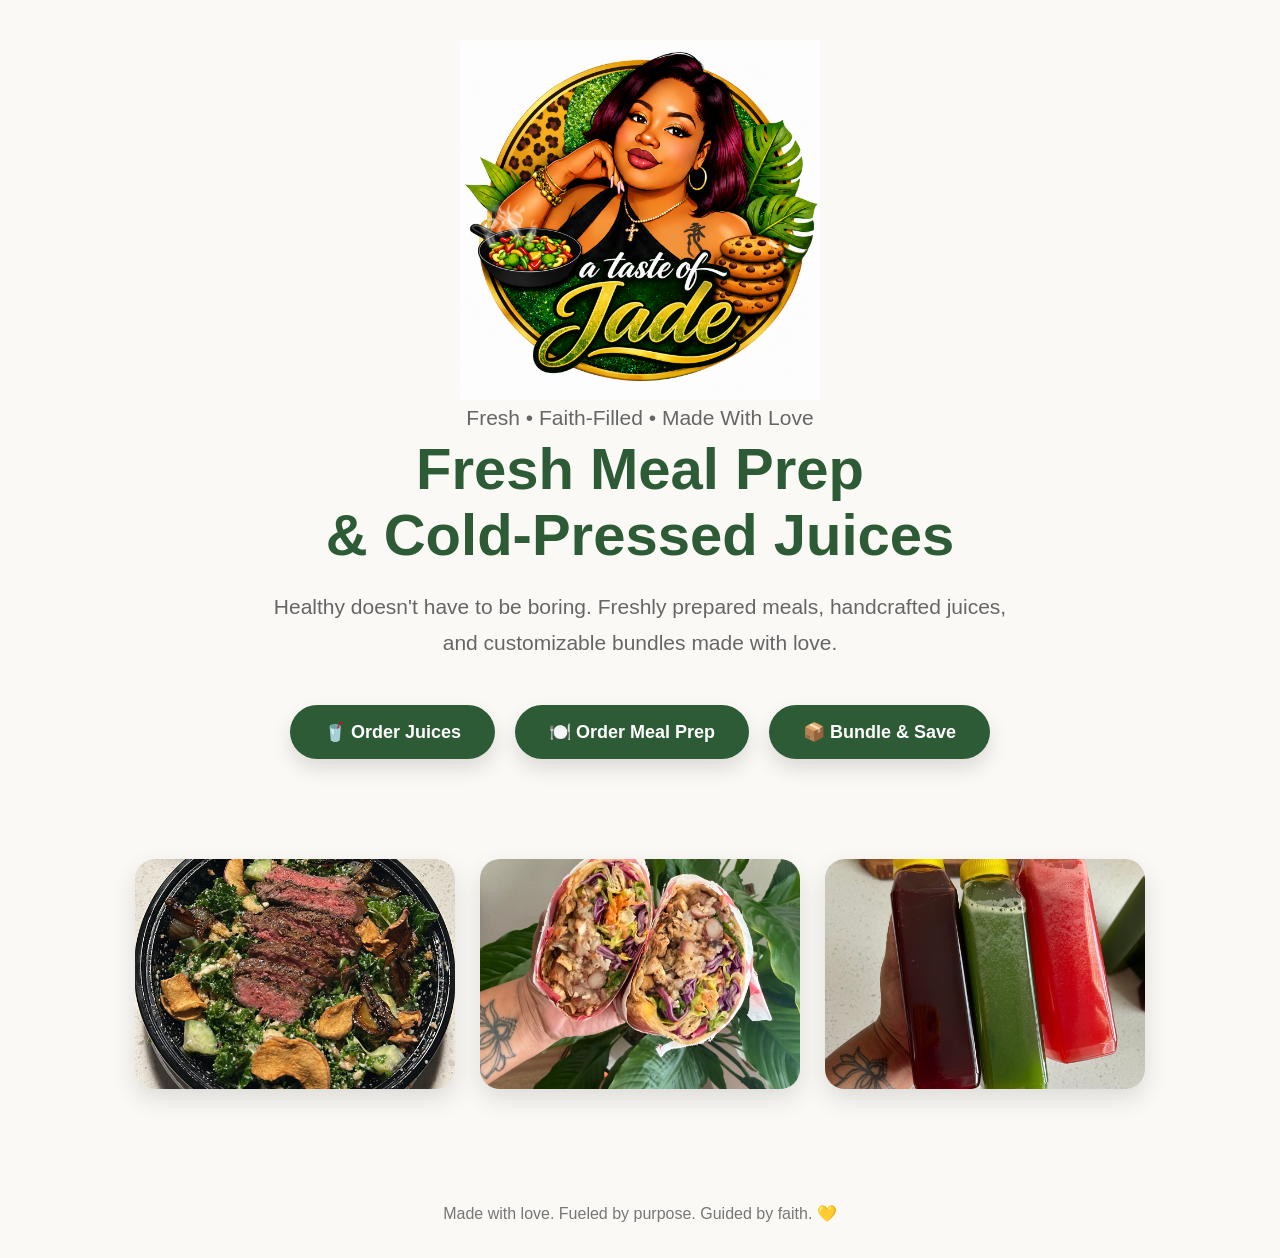
<file: index.html>
<!DOCTYPE html>
<html lang="en">

<head>
    <meta charset="UTF-8">
    <meta name="viewport" content="width=device-width, initial-scale=1.0">

    <title>A Taste of Jade</title>

    <link rel="stylesheet" href="style.css">
</head>

<body>

    <!-- HERO SECTION -->

    <section class="hero">

        <img src="images/logo.png" alt="A Taste of Jade Logo" class="hero-logo">

        <p class="welcome">
            Fresh • Faith-Filled • Made With Love
        </p>

        <h1>
            Fresh Meal Prep
            <br>
            & Cold-Pressed Juices
        </h1>

        <p>
            Healthy doesn't have to be boring.
            Freshly prepared meals,
            handcrafted juices,
            and customizable bundles made with love.
        </p>

        <div class="buttons">

            <a href="juices.html">
                <button>🥤 Order Juices</button>
            </a>

            <a href="mealprep.html">
                <button>🍽️ Order Meal Prep</button>
            </a>

            <a href="bundle.html">
                <button>📦 Bundle & Save</button>
            </a>

        </div>

    </section>

    <!-- FEATURED PHOTOS -->

    <section class="photo-strip">

        <img src="images/steak-salad.jpeg" alt="Steak Salad">

        <img src="images/jerkwrap.jpeg" alt="Jerk Wrap">

        <img src="images/juice1.jpeg" alt="Cold Pressed Juice">

    </section>

    <footer>

        <p>
            Made with love.
            Fueled by purpose.
            Guided by faith. 💛
        </p>

    </footer>

</body>

</html>
</file>
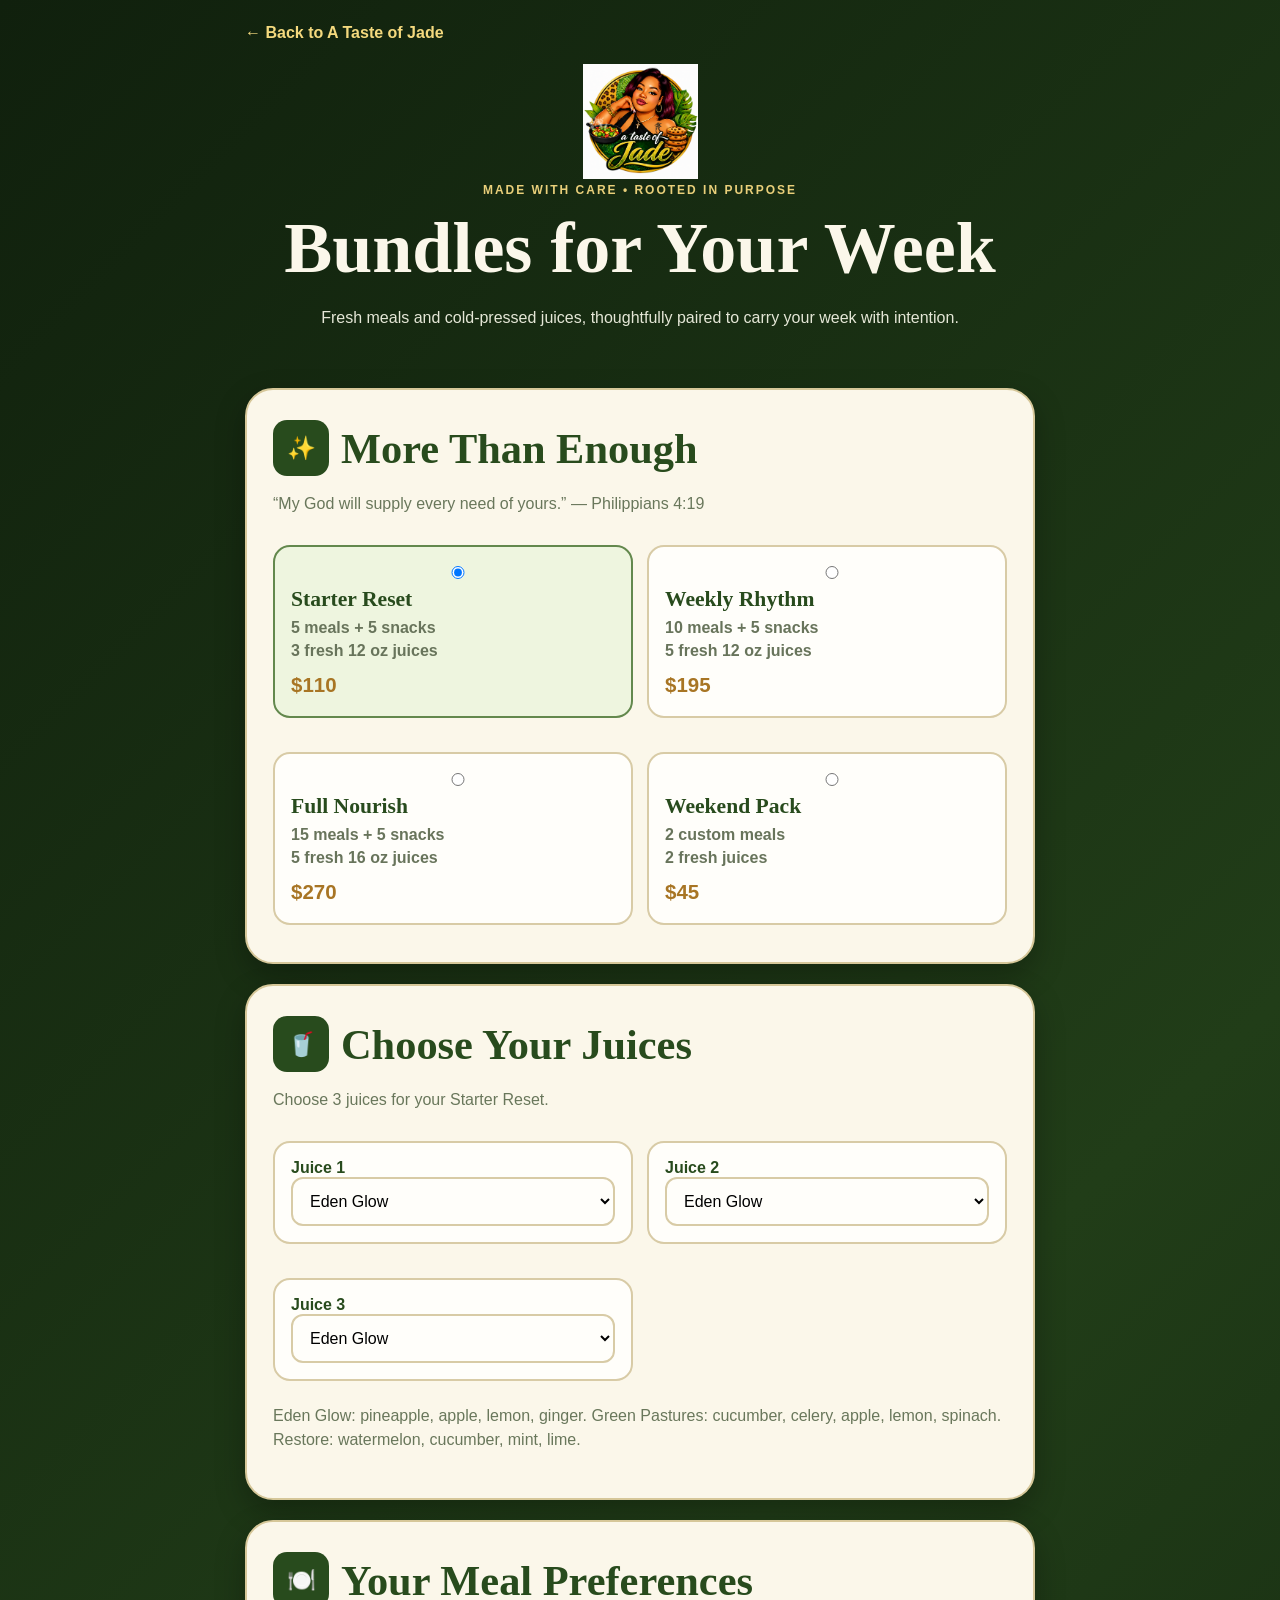
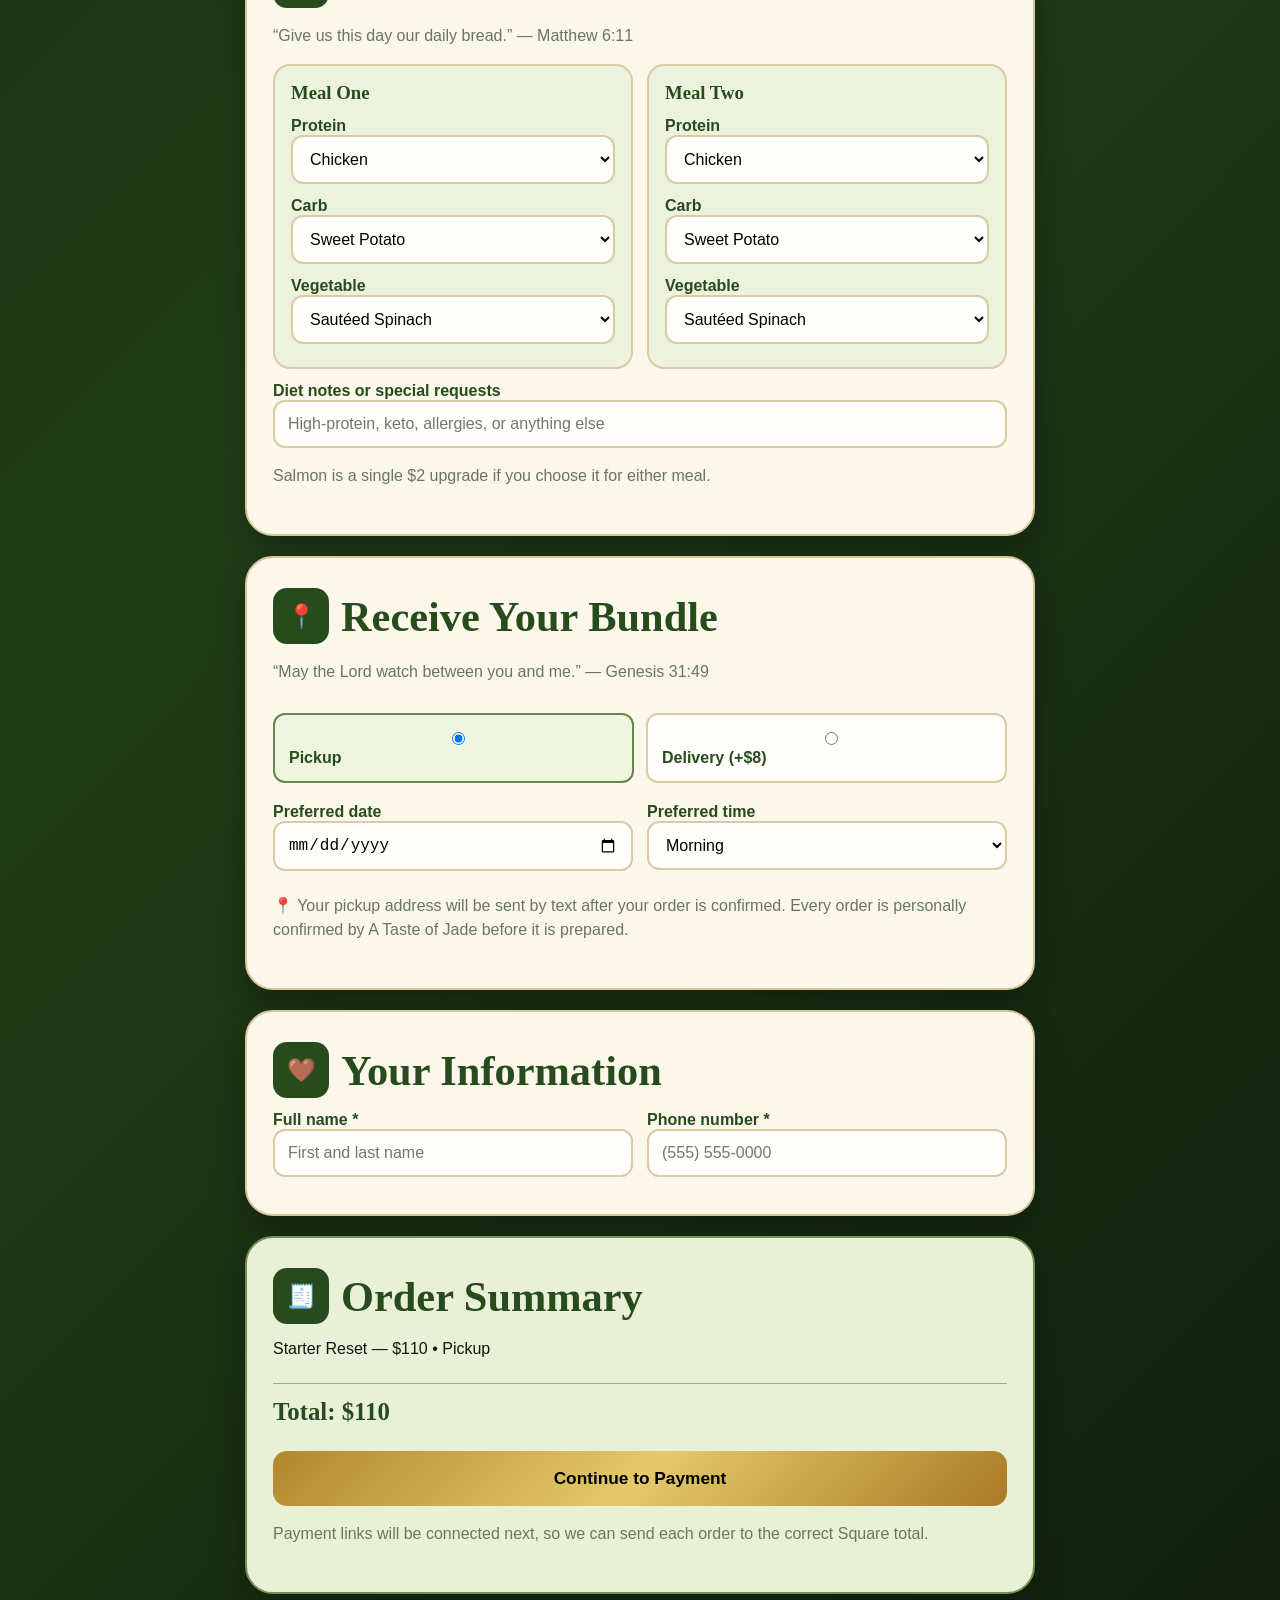
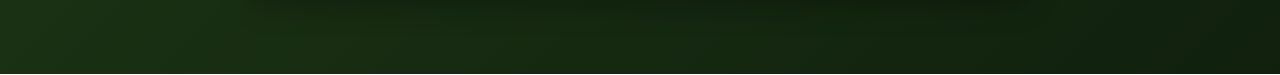
<file: bundle.html>
<!doctype html>
<html lang="en"><head><meta charset="utf-8"><meta name="viewport" content="width=device-width,initial-scale=1"><title>Bundles | A Taste of Jade</title><style>
:root{--black:#10170d;--green:#284b1d;--gold:#c8a44b;--cream:#fbf7ea;--line:#d8cba6;--soft:#edf2df}*{box-sizing:border-box}body{margin:0;background:linear-gradient(135deg,#10200d,#213d18,#10200d);font-family:Arial;color:var(--black)}main{max-width:820px;margin:auto;padding:24px 15px 60px}.back{color:#f4d97e;text-decoration:none;font-weight:bold}.hero{text-align:center;color:var(--cream);padding:22px}.logo{width:115px;height:115px;object-fit:contain}.eyebrow{color:#e9cf7a;letter-spacing:2px;font-size:.75rem;font-weight:bold}h1,h2,h3{font-family:Georgia,serif}h1{font-size:clamp(2.4rem,9vw,4.5rem);margin:10px 0}.hero p{color:#e5e7d7;line-height:1.5}.card{background:var(--cream);border:2px solid #d6c799;border-radius:28px;padding:30px 26px;margin:20px 0;box-shadow:0 12px 30px #0004}.title{display:flex;gap:12px;align-items:center;color:var(--green);font-size:clamp(1.7rem,6vw,2.65rem);margin:0}.icon{background:var(--green);border-radius:14px;width:56px;height:56px;display:grid;place-items:center;font-family:Arial;font-size:1.45rem}.verse,.note{color:#69775b;line-height:1.5}.plans,.meals,.juices,.twocol{display:grid;grid-template-columns:1fr 1fr;gap:14px}.plan,.meal,.juice{display:block;border:2px solid var(--line);background:#fffefa;border-radius:17px;padding:16px;cursor:pointer}.plan:has(input:checked),.option:has(input:checked){border-color:#63884d;background:#eef5df}.plan strong{display:block;font-family:Georgia;font-size:1.35rem;color:var(--green);margin:4px 0}.plan span{color:#68745b;display:block;line-height:1.45}.price{color:#a87524!important;font-weight:bold;font-size:1.28rem;margin-top:8px!important}label{display:block;color:var(--green);font-weight:bold;margin:13px 0 7px}input,select{width:100%;padding:13px;border-radius:12px;border:2px solid var(--line);font-size:1rem;background:#fffefa}.meal{background:var(--soft)}.meal h3{margin:0;color:var(--green)}.option{display:block;flex:1;border:2px solid var(--line);padding:14px;border-radius:12px;background:#fffefa;cursor:pointer}.options{display:flex;gap:12px}.delivery{display:none}.delivery.show{display:block}.summary{background:#e8f0d8;border-color:#729252}.total{border-top:1px solid #9cb183;padding-top:14px;font-size:1.55rem;font-family:Georgia;color:var(--green);font-weight:bold}button{width:100%;border:0;padding:17px;border-radius:14px;background:linear-gradient(135deg,#b2872e,#e4c96a,#a97a26);font-size:1.08rem;font-weight:bold;cursor:pointer}@media(max-width:620px){.card{padding:24px 19px}.plans,.meals,.juices,.twocol{grid-template-columns:1fr}}
</style></head><body><main><a class="back" href="index.html">← Back to A Taste of Jade</a><header class="hero"><img class="logo" src="images/logo.png" alt="A Taste of Jade"><div class="eyebrow">MADE WITH CARE • ROOTED IN PURPOSE</div><h1>Bundles for Your Week</h1><p>Fresh meals and cold-pressed juices, thoughtfully paired to carry your week with intention.</p></header><form id="order">
<section class="card"><h2 class="title"><span class="icon">✨</span>More Than Enough</h2><p class="verse">“My God will supply every need of yours.” — Philippians 4:19</p><div class="plans"><label class="plan"><input type="radio" name="bundle" value="starter" checked><strong>Starter Reset</strong><span>5 meals + 5 snacks<br>3 fresh 12 oz juices</span><span class="price">$110</span></label><label class="plan"><input type="radio" name="bundle" value="weekly"><strong>Weekly Rhythm</strong><span>10 meals + 5 snacks<br>5 fresh 12 oz juices</span><span class="price">$195</span></label><label class="plan"><input type="radio" name="bundle" value="full"><strong>Full Nourish</strong><span>15 meals + 5 snacks<br>5 fresh 16 oz juices</span><span class="price">$270</span></label><label class="plan"><input type="radio" name="bundle" value="weekend"><strong>Weekend Pack</strong><span>2 custom meals<br>2 fresh juices</span><span class="price">$45</span></label></div></section>
<section class="card"><h2 class="title"><span class="icon">🥤</span>Choose Your Juices</h2><p class="verse" id="juiceHint"></p><div class="juices" id="juiceChoices"></div><p class="note">Eden Glow: pineapple, apple, lemon, ginger. Green Pastures: cucumber, celery, apple, lemon, spinach. Restore: watermelon, cucumber, mint, lime.</p></section>
<section class="card"><h2 class="title"><span class="icon">🍽️</span>Your Meal Preferences</h2><p class="verse">“Give us this day our daily bread.” — Matthew 6:11</p><div class="meals"><div class="meal"><h3>Meal One</h3><label>Protein<select class="protein"><option>Chicken</option><option>Beef</option><option>Ground Turkey</option><option value="salmon">Salmon (+$2)</option></select></label><label>Carb<select><option>Sweet Potato</option><option>White Rice</option><option>Brown Rice</option><option>Quinoa</option></select></label><label>Vegetable<select><option>Sautéed Spinach</option><option>Broccoli</option><option>Asparagus</option></select></label></div><div class="meal"><h3>Meal Two</h3><label>Protein<select class="protein"><option>Chicken</option><option>Beef</option><option>Ground Turkey</option><option value="salmon">Salmon (+$2)</option></select></label><label>Carb<select><option>Sweet Potato</option><option>White Rice</option><option>Brown Rice</option><option>Quinoa</option></select></label><label>Vegetable<select><option>Sautéed Spinach</option><option>Broccoli</option><option>Asparagus</option></select></label></div></div><label>Diet notes or special requests<input placeholder="High-protein, keto, allergies, or anything else"></label><p class="note">Salmon is a single $2 upgrade if you choose it for either meal.</p></section>
<section class="card"><h2 class="title"><span class="icon">📍</span>Receive Your Bundle</h2><p class="verse">“May the Lord watch between you and me.” — Genesis 31:49</p><div class="options"><label class="option"><input type="radio" name="delivery" value="pickup" checked> Pickup</label><label class="option"><input type="radio" name="delivery" value="delivery"> Delivery (+$8)</label></div><div class="twocol"><label>Preferred date<input id="date" type="date" required></label><label>Preferred time<select><option>Morning</option><option>Afternoon</option><option>Evening</option></select></label></div><div id="address" class="delivery"><label>Delivery address<input placeholder="Street address, city, ZIP"></label></div><p class="note">📍 Your pickup address will be sent by text after your order is confirmed. Every order is personally confirmed by A Taste of Jade before it is prepared.</p></section>
<section class="card"><h2 class="title"><span class="icon">🤎</span>Your Information</h2><div class="twocol"><label>Full name *<input required placeholder="First and last name"></label><label>Phone number *<input type="tel" required placeholder="(555) 555-0000"></label></div></section>
<section class="card summary"><h2 class="title"><span class="icon">🧾</span>Order Summary</h2><p id="summary"></p><p class="total" id="total"></p><button>Continue to Payment</button><p class="note">Payment links will be connected next, so we can send each order to the correct Square total.</p></section></form></main><script>
const packs={starter:['Starter Reset',110,3],weekly:['Weekly Rhythm',195,5],full:['Full Nourish',270,5],weekend:['Weekend Pack',45,2]},flavors=['Eden Glow','Green Pastures','Restore'],form=document.querySelector('#order'),date=document.querySelector('#date');date.min=new Date(Date.now()+432e6).toISOString().slice(0,10);function p(){return packs[document.querySelector('[name=bundle]:checked').value]}function juices(){let x=p();document.querySelector('#juiceHint').textContent='Choose '+x[2]+' juices for your '+x[0]+'.';document.querySelector('#juiceChoices').innerHTML=Array.from({length:x[2]},(_,i)=>'<label class=juice>Juice '+(i+1)+'<select>'+flavors.map(f=>'<option>'+f+'</option>').join('')+'</select></label>').join('')}function update(){let x=p(),salmon=[...document.querySelectorAll('.protein')].some(e=>e.value==='salmon'),delivery=document.querySelector('[name=delivery]:checked').value==='delivery',total=x[1]+(salmon?2:0)+(delivery?8:0);document.querySelector('#summary').textContent=x[0]+' — $'+x[1]+(salmon?' • Salmon +$2':'')+(delivery?' • Delivery +$8':' • Pickup');document.querySelector('#total').textContent='Total: $'+total;document.querySelector('#address').classList.toggle('show',delivery)}form.addEventListener('change',e=>{if(e.target.name==='bundle')juices();update()});form.addEventListener('submit',e=>{e.preventDefault();alert('Your bundle choices are ready. Square payment links will be connected next.')});juices();update();
</script></body></html>
</file>
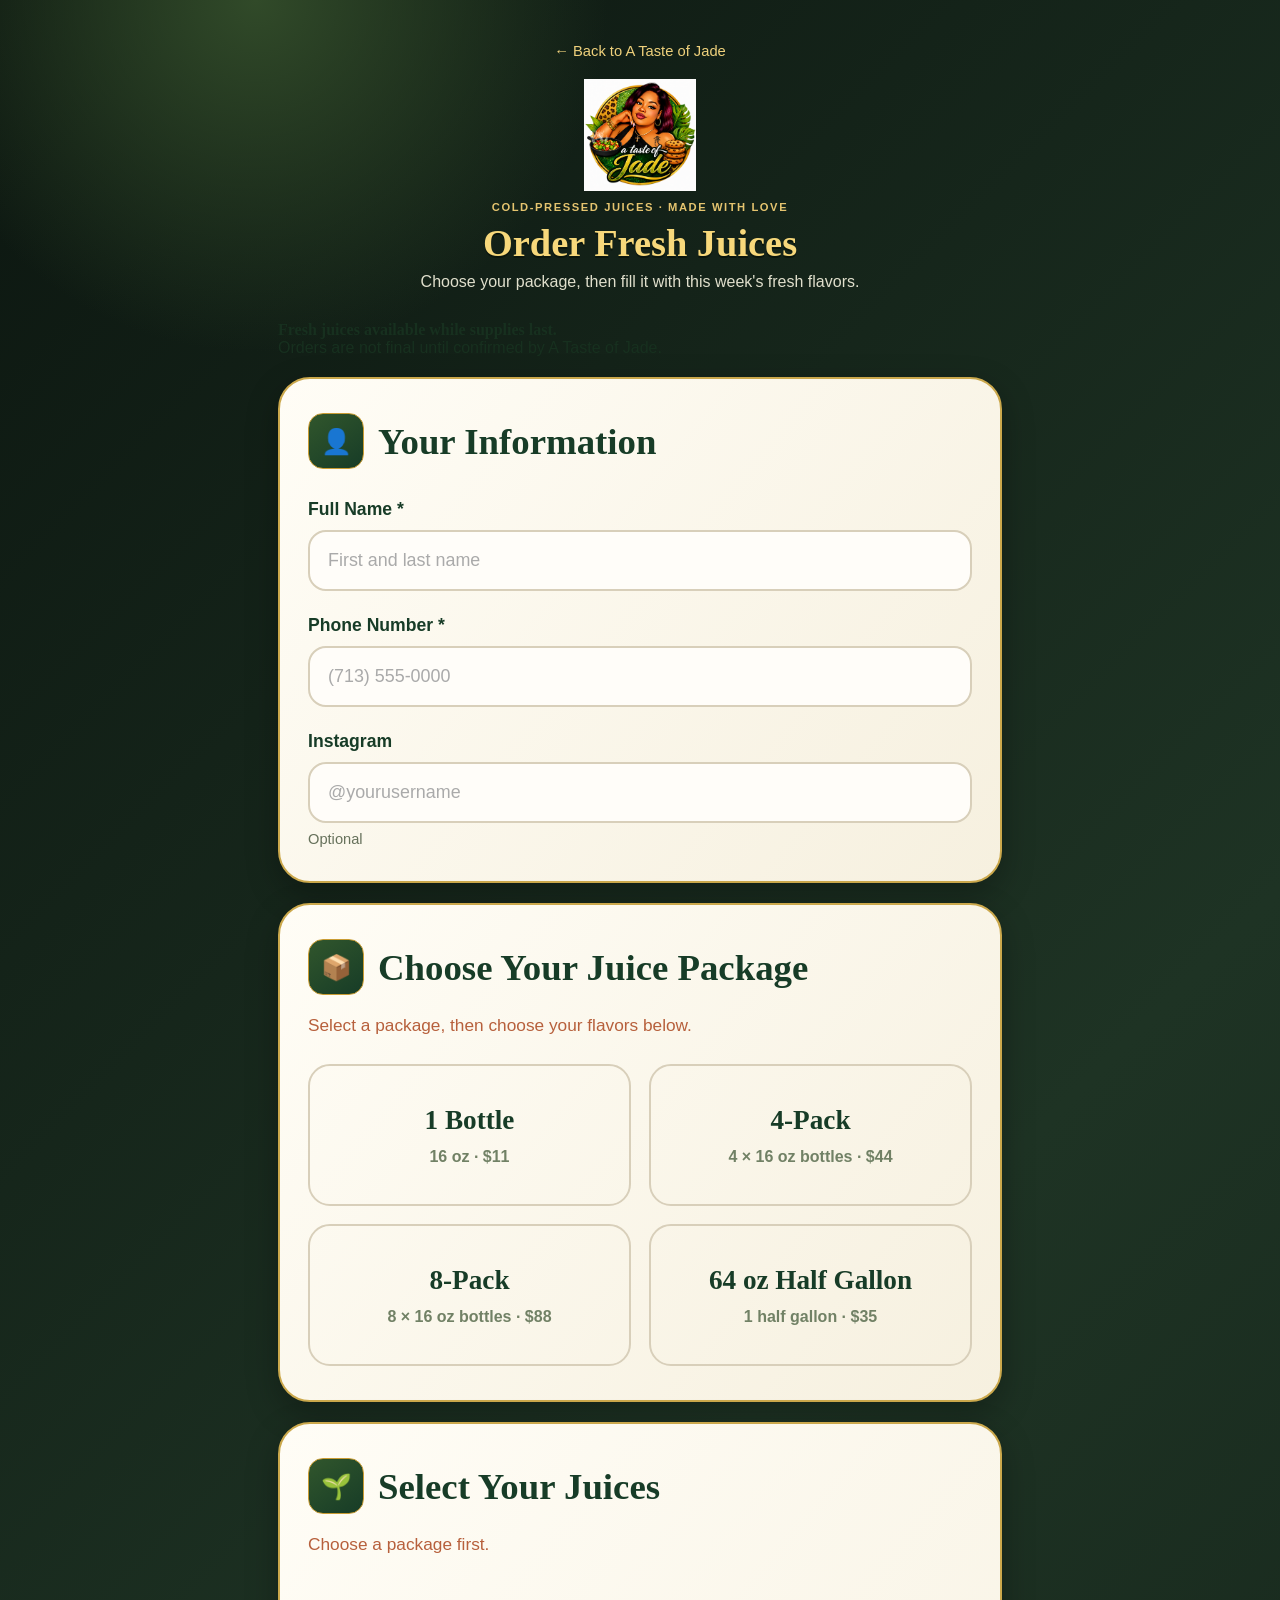
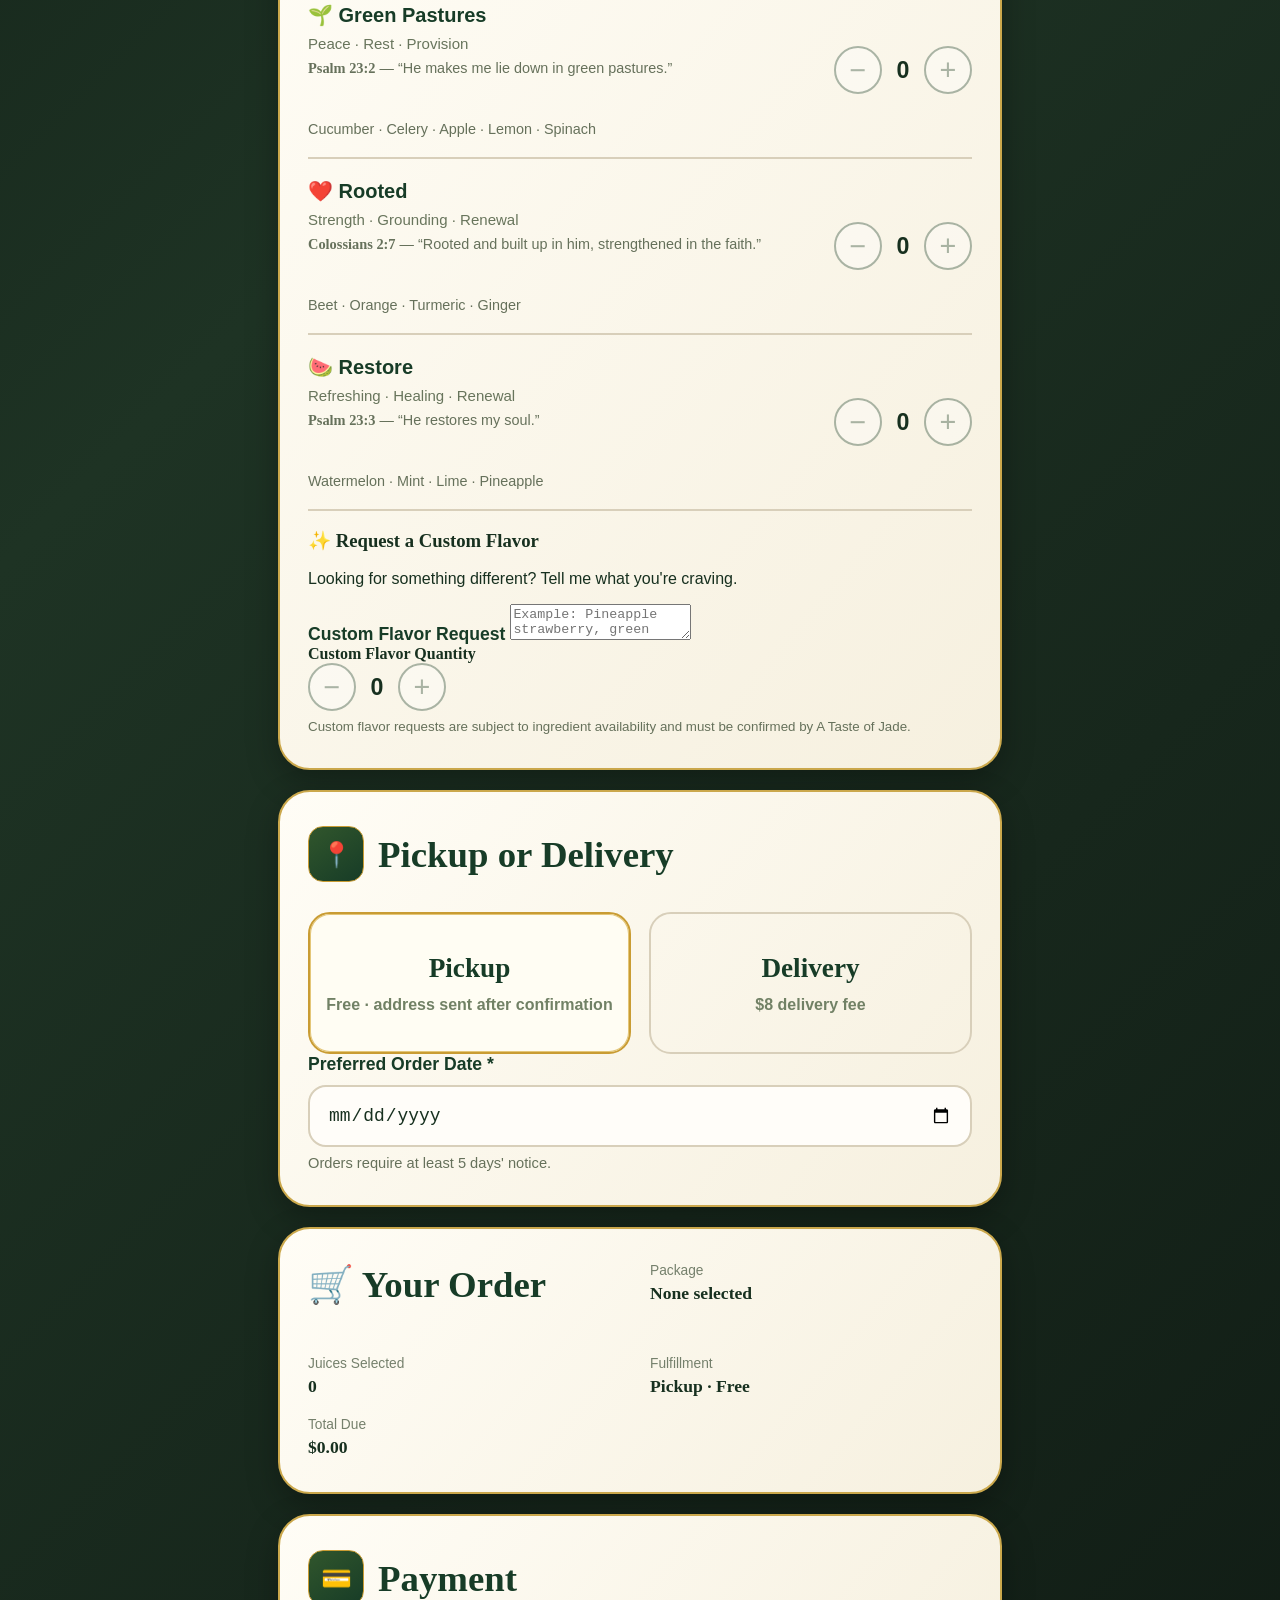
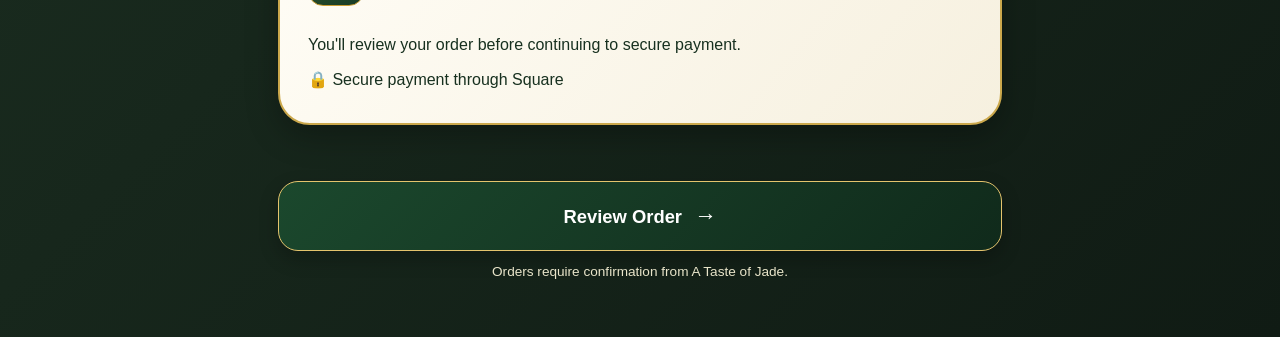
<file: juices.html>
<!DOCTYPE html>
<html lang="en">

<head>
    <meta charset="UTF-8">

    <meta
        name="viewport"
        content="width=device-width, initial-scale=1.0"
    >

    <title>Order Juices | A Taste of Jade</title>

    <link
        rel="stylesheet"
        href="juices.css"
    >
</head>

<body>

<main class="order-page">

    <header class="page-intro">

        <a
            href="index.html"
            class="back-link"
        >
            ← Back to A Taste of Jade
        </a>

        <img
            src="images/logo.png"
            alt="A Taste of Jade"
            class="juice-logo"
        >

        <p class="eyebrow">
            COLD-PRESSED JUICES · MADE WITH LOVE
        </p>

        <h1>
            Order Fresh Juices
        </h1>

        <p class="intro-copy">
            Choose your package, then fill it with this week's fresh flavors.
        </p>

    </header>


    <div class="notice">

        <strong>
            Fresh juices available while supplies last.
        </strong>

        <br>

        Orders are not final until confirmed by A Taste of Jade.

    </div>


    <form id="juice-order">


        <!-- CUSTOMER INFO -->

        <section class="order-card">

            <h2>
                <span class="section-icon">👤</span>
                Your Information
            </h2>

            <div class="field-grid">

                <label>
                    Full Name *

                    <input
                        id="name"
                        name="name"
                        type="text"
                        placeholder="First and last name"
                        required
                    >
                </label>


                <label>
                    Phone Number *

                    <input
                        id="phone"
                        name="phone"
                        type="tel"
                        placeholder="(713) 555-0000"
                        required
                    >
                </label>


                <label>
                    Instagram

                    <input
                        id="instagram"
                        name="instagram"
                        type="text"
                        placeholder="@yourusername"
                    >

                    <small>
                        Optional
                    </small>
                </label>

            </div>

        </section>


        <!-- PACKAGE -->

        <section class="order-card">

            <h2>
                <span class="section-icon">📦</span>
                Choose Your Juice Package
            </h2>

            <p
                class="help-text"
                id="package-help"
            >
                Select a package, then choose your flavors below.
            </p>

            <div class="choice-grid two-columns">


                <label class="choice-card">

                    <input
                        type="radio"
                        name="package"
                        value="1"
                    >

                    <span>

                        <strong>
                            1 Bottle
                        </strong>

                        <em>
                            16 oz · $11
                        </em>

                    </span>

                </label>


                <label class="choice-card">

                    <input
                        type="radio"
                        name="package"
                        value="4"
                    >

                    <span>

                        <strong>
                            4-Pack
                        </strong>

                        <em>
                            4 × 16 oz bottles · $44
                        </em>

                    </span>

                </label>


                <label class="choice-card">

                    <input
                        type="radio"
                        name="package"
                        value="8"
                    >

                    <span>

                        <strong>
                            8-Pack
                        </strong>

                        <em>
                            8 × 16 oz bottles · $88
                        </em>

                    </span>

                </label>


                <label class="choice-card">

                    <input
                        type="radio"
                        name="package"
                        value="64"
                    >

                    <span>

                        <strong>
                            64 oz Half Gallon
                        </strong>

                        <em>
                            1 half gallon · $35
                        </em>

                    </span>

                </label>

            </div>

        </section>


        <!-- JUICE FLAVORS -->

        <section class="order-card">

            <h2>
                <span class="section-icon">🌱</span>
                Select Your Juices
            </h2>

            <p
                class="help-text"
                id="flavor-help"
            >
                Choose a package first.
            </p>


            <!-- GREEN PASTURES -->

            <article
                class="flavor"
                data-flavor="Green Pastures"
            >

                <div>

                    <h3>
                        🌱 Green Pastures
                    </h3>

                    <p>
                        Peace · Rest · Provision
                    </p>

                    <small>
                        <strong>Psalm 23:2</strong> —
                        “He makes me lie down in green pastures.”
                    </small>

                    <br><br>

                    <small>
                        Cucumber · Celery · Apple · Lemon · Spinach
                    </small>

                </div>

                <div class="stepper">

                    <button
                        type="button"
                        class="minus"
                        aria-label="Remove Green Pastures"
                    >
                        −
                    </button>

                    <output>
                        0
                    </output>

                    <button
                        type="button"
                        class="plus"
                        aria-label="Add Green Pastures"
                    >
                        +
                    </button>

                </div>

            </article>


            <!-- ROOTED -->

            <article
                class="flavor"
                data-flavor="Rooted"
            >

                <div>

                    <h3>
                        ❤️ Rooted
                    </h3>

                    <p>
                        Strength · Grounding · Renewal
                    </p>

                    <small>
                        <strong>Colossians 2:7</strong> —
                        “Rooted and built up in him, strengthened in the faith.”
                    </small>

                    <br><br>

                    <small>
                        Beet · Orange · Turmeric · Ginger
                    </small>

                </div>

                <div class="stepper">

                    <button
                        type="button"
                        class="minus"
                        aria-label="Remove Rooted"
                    >
                        −
                    </button>

                    <output>
                        0
                    </output>

                    <button
                        type="button"
                        class="plus"
                        aria-label="Add Rooted"
                    >
                        +
                    </button>

                </div>

            </article>


            <!-- RESTORE -->

            <article
                class="flavor"
                data-flavor="Restore"
            >

                <div>

                    <h3>
                        🍉 Restore
                    </h3>

                    <p>
                        Refreshing · Healing · Renewal
                    </p>

                    <small>
                        <strong>Psalm 23:3</strong> —
                        “He restores my soul.”
                    </small>

                    <br><br>

                    <small>
                        Watermelon · Mint · Lime · Pineapple
                    </small>

                </div>

                <div class="stepper">

                    <button
                        type="button"
                        class="minus"
                        aria-label="Remove Restore"
                    >
                        −
                    </button>

                    <output>
                        0
                    </output>

                    <button
                        type="button"
                        class="plus"
                        aria-label="Add Restore"
                    >
                        +
                    </button>

                </div>

            </article>


            <!-- CUSTOM FLAVOR -->

            <div class="custom-request">

                <h3>
                    ✨ Request a Custom Flavor
                </h3>

                <p>
                    Looking for something different?
                    Tell me what you're craving.
                </p>

                <label>

                    Custom Flavor Request

                    <textarea
                        id="custom-flavor"
                        name="custom-flavor"
                        placeholder="Example: Pineapple strawberry, green apple cucumber..."
                    ></textarea>

                </label>


                <div class="custom-quantity-row">

                    <strong>
                        Custom Flavor Quantity
                    </strong>

                    <div class="stepper">

                        <button
                            type="button"
                            id="custom-minus"
                            aria-label="Remove custom flavor"
                        >
                            −
                        </button>

                        <output id="custom-quantity">
                            0
                        </output>

                        <button
                            type="button"
                            id="custom-plus"
                            aria-label="Add custom flavor"
                        >
                            +
                        </button>

                    </div>

                </div>

                <small class="custom-note">
                    Custom flavor requests are subject to ingredient availability
                    and must be confirmed by A Taste of Jade.
                </small>

            </div>

        </section>


        <!-- PICKUP / DELIVERY -->

        <section class="order-card">

            <h2>
                <span class="section-icon">📍</span>
                Pickup or Delivery
            </h2>

            <div class="choice-grid two-columns">


                <label class="choice-card">

                    <input
                        type="radio"
                        name="fulfillment"
                        value="pickup"
                        checked
                    >

                    <span>

                        <strong>
                            Pickup
                        </strong>

                        <em>
                            Free · address sent after confirmation
                        </em>

                    </span>

                </label>


                <label class="choice-card">

                    <input
                        type="radio"
                        name="fulfillment"
                        value="delivery"
                    >

                    <span>

                        <strong>
                            Delivery
                        </strong>

                        <em>
                            $8 delivery fee
                        </em>

                    </span>

                </label>

            </div>


            <div class="fulfillment-fields">

                <label>

                    Preferred Order Date *

                    <input
                        id="order-date"
                        name="order-date"
                        type="date"
                        required
                    >

                    <small>
                        Orders require at least 5 days' notice.
                    </small>

                </label>


                <label
                    id="address-field"
                    hidden
                >

                    Delivery Address *

                    <input
                        id="delivery-address"
                        name="delivery-address"
                        type="text"
                        placeholder="Street address, city, state and ZIP"
                    >

                </label>

            </div>

        </section>


        <!-- SUMMARY -->

        <section class="summary">

            <h2>
                🛒 Your Order
            </h2>

            <div class="summary-row">

                <span>
                    Package
                </span>

                <strong id="summary-package">
                    None selected
                </strong>

            </div>


            <div class="summary-row">

                <span>
                    Juices Selected
                </span>

                <strong id="summary-count">
                    0
                </strong>

            </div>


            <div class="summary-row">

                <span>
                    Fulfillment
                </span>

                <strong id="summary-fulfillment">
                    Pickup · Free
                </strong>

            </div>


            <div class="summary-row summary-total">

                <span>
                    Total Due
                </span>

                <strong id="summary-total">
                    $0.00
                </strong>

            </div>

        </section>


        <!-- PAYMENT -->

        <section class="order-card">

            <h2>
                <span class="section-icon">💳</span>
                Payment
            </h2>

            <p>
                You'll review your order before continuing to secure payment.
            </p>

            <div class="payment-placeholder">
                🔒 Secure payment through Square
            </div>

        </section>


        <p
            id="order-error"
            class="order-error"
        ></p>


        <button
            type="submit"
            class="complete-order"
        >

            Review Order

            <span>→</span>

        </button>


        <p class="payment-note">
            Orders require confirmation from A Taste of Jade.
        </p>


    </form>


</main>


<script src="juices.js?v=20260825-4"></script>


</body>

</html>
</file>
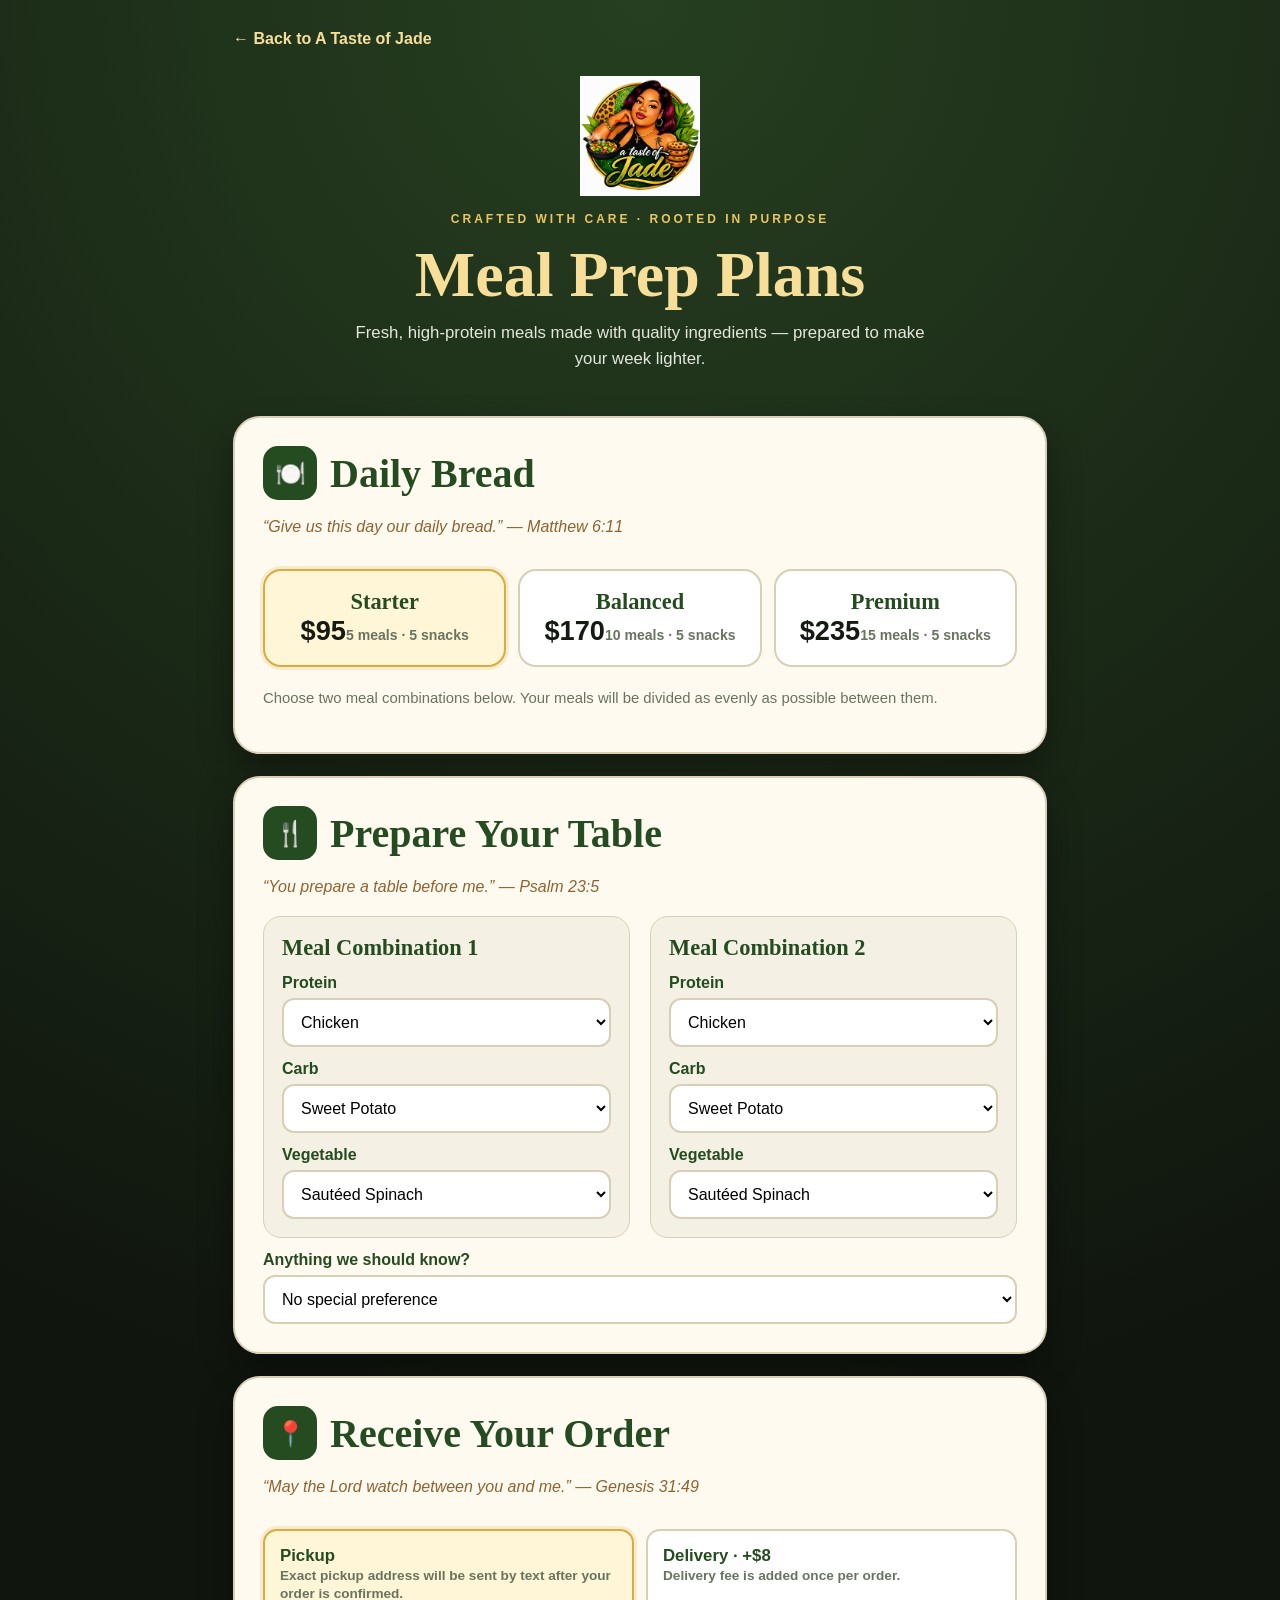
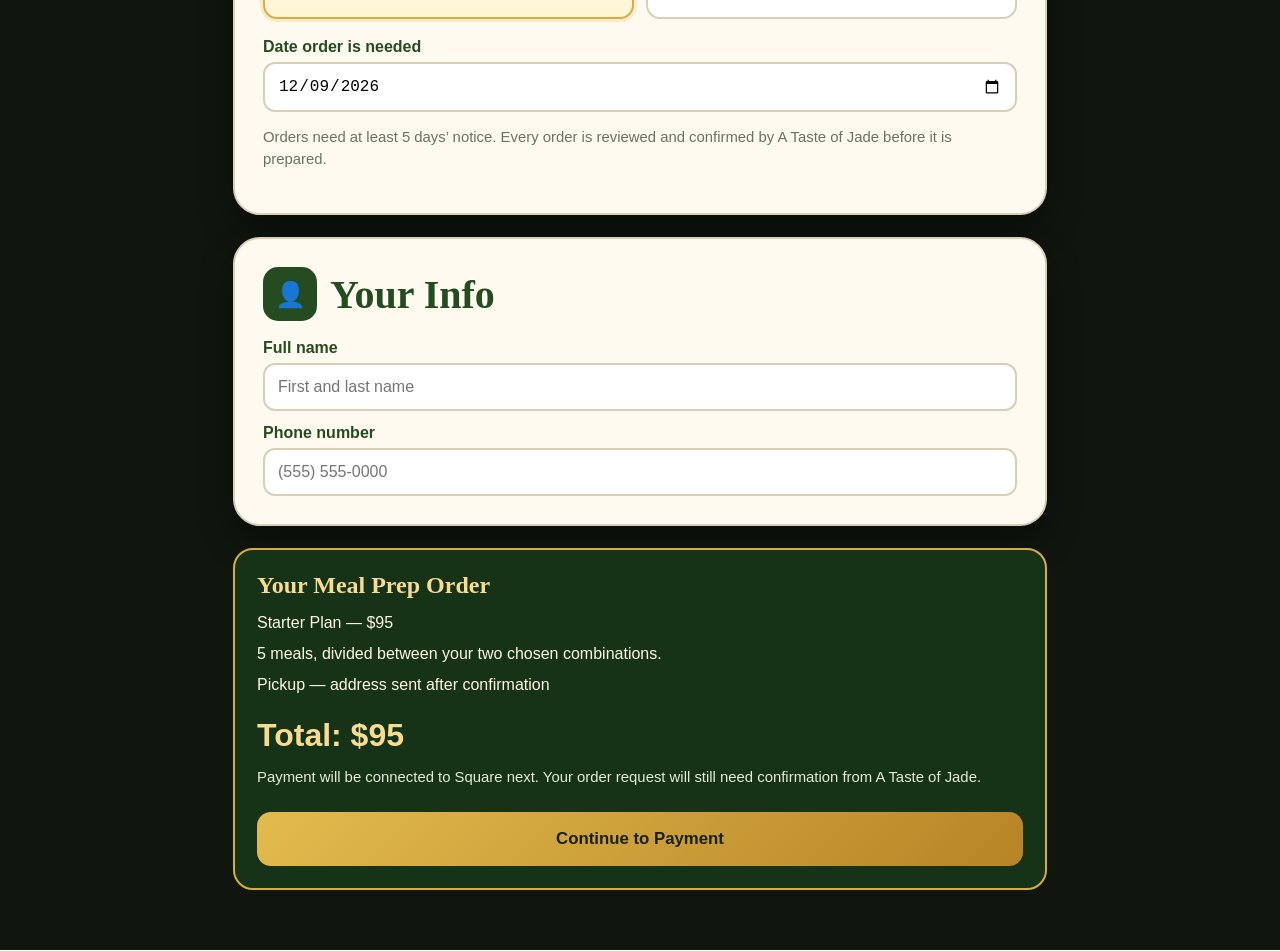
<file: mealprep.html>
<!DOCTYPE html>
<html lang="en">
<head>
<meta charset="UTF-8">
<meta name="viewport" content="width=device-width, initial-scale=1.0">
<title>Meal Prep | A Taste of Jade</title>
<style>
:root{--ink:#10150e;--green:#254b20;--green2:#46773b;--gold:#d7ad43;--cream:#fffaf0;--line:#d9cfb7;--muted:#68745f}*{box-sizing:border-box}body{margin:0;background:radial-gradient(circle at top,#263f20,#10150e 55%);color:var(--ink);font-family:Arial,sans-serif}.wrap{max-width:850px;margin:auto;padding:30px 18px 60px}.back{color:#f7df9b;text-decoration:none;font-weight:700}.hero{text-align:center;color:var(--cream);padding:28px 0 22px}.hero img{width:120px;max-height:120px;object-fit:contain}.eyebrow{letter-spacing:3px;font-size:.75rem;font-weight:800;color:#e9c65e;margin:12px 0}.hero h1,h2,h3{font-family:Georgia,serif}.hero h1{font-size:clamp(2.3rem,7vw,4rem);margin:8px 0;color:#f8df99}.hero p{margin:auto;max-width:570px;color:#e3e7db;font-size:1.05rem;line-height:1.55}.card{background:var(--cream);border:2px solid var(--line);border-radius:27px;padding:28px;margin:22px 0;box-shadow:0 16px 35px #0005}.title{display:flex;gap:13px;align-items:center;color:var(--green);margin:0 0 18px}.icon{display:grid;place-items:center;width:54px;height:54px;border-radius:15px;background:var(--green);font-size:1.55rem}.title h2{font-size:clamp(1.7rem,5vw,2.5rem);margin:0}.verse{color:#8f6330;font-style:italic;margin:0 0 20px}.plans{display:grid;grid-template-columns:repeat(3,1fr);gap:12px}.plan{border:2px solid var(--line);border-radius:18px;background:white;padding:18px 10px;text-align:center;cursor:pointer}.plan input,.choice input{position:absolute;opacity:0}.plan:has(input:checked),.choice:has(input:checked){border-color:var(--gold);background:#fff5d7;box-shadow:0 0 0 3px #d7ad4333}.plan b{font:700 1.4rem Georgia,serif;color:var(--green);display:block}.plan strong{font-size:1.7rem;color:#151b13}.plan span{color:var(--muted);font-size:.88rem}.meal-grid{display:grid;grid-template-columns:1fr 1fr;gap:20px}.meal{background:#f4f0e4;border:1px solid var(--line);border-radius:18px;padding:18px}.meal h3{color:var(--green);font-size:1.4rem;margin:0 0 12px}label{display:block;font-weight:700;color:var(--green);margin:13px 0 6px}select,input[type=date],input[type=text],input[type=tel]{width:100%;padding:13px;border:2px solid var(--line);border-radius:12px;background:white;font-size:1rem}.hint{color:var(--muted);font-size:.93rem;line-height:1.45}.choices{display:grid;grid-template-columns:1fr 1fr;gap:12px}.choice{border:2px solid var(--line);background:white;border-radius:14px;padding:15px;cursor:pointer;color:var(--green)}.choice b{display:block;font-size:1.05rem}.choice span{color:var(--muted);font-size:.85rem}.delivery{display:none;margin-top:14px}.delivery.show{display:block}.summary{background:#173317;color:#fff8e5;border:2px solid #d7ad43;border-radius:20px;padding:22px}.summary h2{color:#f7dc91;margin:0 0 12px}.summary p{margin:7px 0;line-height:1.5}.total{font-size:2rem;font-weight:800;color:#f7dc91;margin-top:14px!important}.pay{width:100%;border:0;border-radius:14px;padding:17px;background:linear-gradient(135deg,#e2bb4e,#b78426);color:#182014;font-weight:900;font-size:1.05rem;cursor:pointer;margin-top:16px}.pay:hover{filter:brightness(1.06)}@media(max-width:620px){.wrap{padding:20px 13px 45px}.card{padding:22px 18px}.plans,.meal-grid{grid-template-columns:1fr}.choices{grid-template-columns:1fr}.hero h1{font-size:2.5rem}}
</style>
</head>
<body>
<div class="wrap">
<a class="back" href="index.html">← Back to A Taste of Jade</a>
<header class="hero">
<img src="images/logo.png" alt="A Taste of Jade">
<div class="eyebrow">CRAFTED WITH CARE · ROOTED IN PURPOSE</div>
<h1>Meal Prep Plans</h1>
<p>Fresh, high-protein meals made with quality ingredients — prepared to make your week lighter.</p>
</header>
<main>
<section class="card"><div class="title"><div class="icon">🍽️</div><h2>Daily Bread</h2></div><p class="verse">“Give us this day our daily bread.” — Matthew 6:11</p><div class="plans">
<label class="plan"><input type="radio" name="plan" value="starter" checked><b>Starter</b><strong>$95</strong><span>5 meals · 5 snacks</span></label>
<label class="plan"><input type="radio" name="plan" value="balanced"><b>Balanced</b><strong>$170</strong><span>10 meals · 5 snacks</span></label>
<label class="plan"><input type="radio" name="plan" value="premium"><b>Premium</b><strong>$235</strong><span>15 meals · 5 snacks</span></label>
</div><p class="hint" id="splitNote">Choose two meal combinations below. Your meals will be divided as evenly as possible between them.</p></section>
<section class="card"><div class="title"><div class="icon">🍴</div><h2>Prepare Your Table</h2></div><p class="verse">“You prepare a table before me.” — Psalm 23:5</p><div class="meal-grid">
<div class="meal"><h3>Meal Combination 1</h3><label for="protein1">Protein</label><select id="protein1" class="protein"><option>Chicken</option><option>Beef</option><option>Ground Turkey</option><option value="salmon">Salmon (+$2)</option></select><label for="carb1">Carb</label><select id="carb1"><option>Sweet Potato</option><option>White Rice</option><option>Brown Rice</option><option>Quinoa</option></select><label for="veg1">Vegetable</label><select id="veg1"><option>Sautéed Spinach</option><option>Broccoli</option><option>Asparagus</option></select></div>
<div class="meal"><h3>Meal Combination 2</h3><label for="protein2">Protein</label><select id="protein2" class="protein"><option>Chicken</option><option>Beef</option><option>Ground Turkey</option><option value="salmon">Salmon (+$2)</option></select><label for="carb2">Carb</label><select id="carb2"><option>Sweet Potato</option><option>White Rice</option><option>Brown Rice</option><option>Quinoa</option></select><label for="veg2">Vegetable</label><select id="veg2"><option>Sautéed Spinach</option><option>Broccoli</option><option>Asparagus</option></select></div>
</div><label for="diet">Anything we should know?</label><select id="diet"><option>No special preference</option><option>High protein</option><option>Keto / low carb</option><option>Gluten-free</option><option>Dairy-free</option></select></section>
<section class="card"><div class="title"><div class="icon">📍</div><h2>Receive Your Order</h2></div><p class="verse">“May the Lord watch between you and me.” — Genesis 31:49</p><div class="choices"><label class="choice"><input type="radio" name="fulfillment" value="pickup" checked><b>Pickup</b><span>Exact pickup address will be sent by text after your order is confirmed.</span></label><label class="choice"><input type="radio" name="fulfillment" value="delivery"><b>Delivery · +$8</b><span>Delivery fee is added once per order.</span></label></div><label for="date">Date order is needed</label><input id="date" type="date" required><div class="delivery" id="deliveryBox"><label for="address">Delivery address</label><input id="address" type="text" placeholder="Street address, city, ZIP"></div><p class="hint">Orders need at least 5 days’ notice. Every order is reviewed and confirmed by A Taste of Jade before it is prepared.</p></section>
<section class="card"><div class="title"><div class="icon">👤</div><h2>Your Info</h2></div><label for="name">Full name</label><input id="name" type="text" placeholder="First and last name"><label for="phone">Phone number</label><input id="phone" type="tel" placeholder="(555) 555-0000"></section>
<section class="summary"><h2>Your Meal Prep Order</h2><p id="summaryPlan">Starter Plan — $95</p><p id="summaryMeals"></p><p id="summaryFulfillment">Pickup</p><p class="total" id="total">Total: $95</p><p class="hint" style="color:#e6eadb">Payment will be connected to Square next. Your order request will still need confirmation from A Taste of Jade.</p><button class="pay" type="button" onclick="alert('Square payment links will be connected here next. Your selections are ready!')">Continue to Payment</button></section>
</main></div>
<script>
const prices={starter:95,balanced:170,premium:235};const names={starter:'Starter Plan',balanced:'Balanced Plan',premium:'Premium Plan'};const counts={starter:5,balanced:10,premium:15};const date=document.querySelector('#date');const min=new Date();min.setDate(min.getDate()+5);date.min=min.toISOString().split('T')[0];date.value=date.min;
function update(){const plan=document.querySelector('input[name=plan]:checked').value;const salmon=[...document.querySelectorAll('.protein')].some(x=>x.value==='salmon');const delivery=document.querySelector('input[name=fulfillment]:checked').value==='delivery';const total=prices[plan]+(salmon?2:0)+(delivery?8:0);document.querySelector('#deliveryBox').classList.toggle('show',delivery);document.querySelector('#summaryPlan').textContent=names[plan]+' — $'+prices[plan]+(salmon?' + $2 salmon upgrade':'');document.querySelector('#summaryMeals').textContent=counts[plan]+' meals, divided between your two chosen combinations.';document.querySelector('#summaryFulfillment').textContent=delivery?'Delivery — $8':'Pickup — address sent after confirmation';document.querySelector('#total').textContent='Total: $'+total}document.querySelectorAll('input,select').forEach(x=>x.addEventListener('change',update));update();
</script>
</body></html>
</file>
<file: style.css>
/* ===========================
   A Taste of Jade
   Premium Homepage
=========================== */

*{
    margin:0;
    padding:0;
    box-sizing:border-box;
}

body{
    font-family:Arial, Helvetica, sans-serif;
    background:#faf9f5;
    color:#2f4f2f;
}

/* HERO */

.hero{

    max-width:1200px;

    margin:auto;

    text-align:center;

    padding:40px 20px 60px;

}

/* LOGO */

.hero-logo{

    width:360px;

    max-width:90%;

    display:block;

    margin:0 auto;

}

/* TAGLINE */

.tagline{

    margin-top:18px;

    color:#777;

    font-size:18px;

    letter-spacing:.5px;

}

/* GOLD LINE */

.divider{

    width:160px;

    height:3px;

    background:#caa646;

    margin:28px auto;

    border-radius:20px;

}

/* MAIN TITLE */

.hero h1{

    font-size:58px;

    color:#2d5b36;

    line-height:1.15;

    margin-bottom:20px;

    font-weight:700;

}

/* SUBTITLE */

.hero p{

    font-size:21px;

    color:#666;

    max-width:760px;

    margin:auto;

    line-height:1.7;

}

/* BUTTONS */

.buttons{

    display:flex;

    justify-content:center;

    gap:20px;

    flex-wrap:wrap;

    margin-top:45px;

}

.buttons a{

    text-decoration:none;

}

.buttons button{

    background:#2d5b36;

    color:white;

    border:none;

    padding:16px 34px;

    border-radius:50px;

    cursor:pointer;

    font-size:18px;

    font-weight:600;

    transition:.3s;

    box-shadow:0 10px 20px rgba(0,0,0,.12);

}

.buttons button:hover{

    background:#3f7a47;

    transform:translateY(-3px);

}

/* PHOTO STRIP */

.photo-strip{

    max-width:1200px;

    margin:40px auto 80px;

    display:flex;

    justify-content:center;

    gap:25px;

    flex-wrap:wrap;

    padding:0 20px;

}

.photo-strip img{

    width:320px;

    height:230px;

    object-fit:cover;

    border-radius:20px;

    transition:.35s;

    box-shadow:0 10px 25px rgba(0,0,0,.12);

}

.photo-strip img:hover{

    transform:scale(1.03);

}

/* FOOTER */

footer{

    padding:35px;

    text-align:center;

    color:#777;

    font-size:16px;

}

/* MOBILE */

@media(max-width:768px){

.hero{

padding:25px 20px 45px;

}

.hero-logo{

width:260px;

}

.tagline{

font-size:15px;

}

.hero h1{

font-size:38px;

line-height:1.2;

}

.hero p{

font-size:17px;

}

.buttons{

flex-direction:column;

align-items:center;

gap:15px;

}

.buttons button{

width:270px;

}

.photo-strip{

gap:18px;

}

.photo-strip img{

width:100%;

height:220px;

}

}
</file>
<file: juices.css>
:root{--green:#173c27;--olive:#718165;--sage:#b8c69e;--cream:#f7f4eb;--line:#d8cfba;--gold:#c99c33;--rust:#b7603c;--ink:#17301f}*{box-sizing:border-box}body{margin:0;background:radial-gradient(circle at 20% 0,#314a29 0,transparent 22rem),linear-gradient(135deg,#0c1610,#1e3324 45%,#101b14);color:var(--ink);font-family:Arial,sans-serif}.order-page{width:min(100%,760px);margin:auto;padding:24px 18px 44px}.page-intro{text-align:center;padding:18px 10px 30px;color:#fff}.back-link{display:inline-block;color:#efd17c;font-size:.92rem;text-decoration:none;margin-bottom:20px}.juice-logo{width:112px;max-height:112px;object-fit:contain;display:block;margin:0 auto 10px}.eyebrow{color:#e5c46f;font-size:.7rem;font-weight:bold;letter-spacing:.14em;margin:0}h1,h2,h3,strong{font-family:Georgia,serif}h1{font-size:2.4rem;color:#f7d87b;text-shadow:0 2px 0 #0b160d;margin:8px 0}.intro-copy{color:#e0dfcc;margin:0}.order-card,.summary{background:linear-gradient(130deg,#fffdf6,#f6f0df);border:2px solid #cba84c;border-radius:32px;padding:34px 28px;margin:20px 0;box-shadow:0 11px 32px rgba(0,0,0,.28)}h2{font-size:clamp(1.7rem,5vw,2.3rem);color:var(--green);margin:0 0 30px;display:flex;align-items:center;gap:14px}.section-icon{font-family:Arial,sans-serif;font-size:1.55rem;background:linear-gradient(145deg,#31562c,#173c27);border:1px solid var(--gold);border-radius:15px;width:56px;height:56px;display:grid;place-items:center}.field-grid,.fulfillment-fields{display:grid;gap:24px}label{color:var(--green);font-size:1.1rem;font-weight:700}label b{color:var(--rust);padding-left:4px}input{display:block;width:100%;margin-top:10px;border:2px solid var(--line);border-radius:18px;background:#fffdf9;padding:18px;font-size:1.12rem;color:var(--ink)}input::placeholder{color:#aaa}small{display:block;color:#66715b;font-weight:400;margin-top:8px}.choice-grid{display:grid;gap:18px}.two-columns{grid-template-columns:repeat(2,1fr)}.package-grid{grid-template-columns:repeat(2,1fr)}.choice-card{min-height:142px;border:2px solid var(--line);border-radius:22px;display:grid;place-items:center;text-align:center;cursor:pointer;padding:15px}.choice-card input{position:absolute;opacity:0;width:1px;height:1px}.choice-card strong{display:block;font-size:1.7rem}.choice-card em{display:block;font-style:normal;color:var(--olive);font-size:1rem;margin-top:12px}.choice-card i{font-style:normal}.choice-card:has(input:checked){border-color:var(--gold);background:#fffdf3;box-shadow:inset 0 0 0 1px #e4c677}.choice-card.is-disabled{opacity:.58;cursor:not-allowed}.help-text,.confirmation-note{color:var(--rust);font-size:1.08rem;margin:-10px 0 28px}.confirmation-note{margin:22px 0 0;background:#edf3df;border-left:4px solid var(--gold);padding:14px;border-radius:8px;font-size:.92rem}.flavor{display:flex;justify-content:space-between;gap:16px;padding:20px 0;border-bottom:2px solid var(--line)}.flavor:first-child{padding-top:0}.flavor:last-child{border-bottom:0;padding-bottom:0}.flavor h3{font-family:Arial,sans-serif;margin:0;color:var(--green);font-size:1.25rem}.flavor p{color:#68755c;margin:8px 0;font-size:.94rem}.flavor q{display:block;color:#76816c;font-size:.82rem;font-style:italic}.flavor cite{display:block;color:#76816c;font-size:.78rem;margin:3px 0 8px}.flavor small{font-size:.9rem}.stepper{display:flex;align-items:center;gap:12px;align-self:center}.stepper button{border:2px solid var(--green);border-radius:50%;background:#fff;color:var(--green);font-size:1.8rem;width:48px;height:48px;cursor:pointer}.stepper button:disabled{opacity:.35;cursor:not-allowed}.stepper output{font-weight:bold;font-size:1.45rem;min-width:18px;text-align:center}.summary{display:grid;grid-template-columns:1fr 1fr;gap:20px;border-color:#cba84c}.summary span{display:block;color:#75806c;font-size:.86rem;margin-bottom:5px}.summary strong{font-size:1.1rem}.summary .total strong{font-size:1.7rem;color:var(--green)}.order-error{color:var(--rust);min-height:1.2em;text-align:center;font-weight:bold}.complete-order{width:100%;border:1px solid #e4c46d;background:linear-gradient(135deg,#1b482d,#102a1b);border-radius:20px;color:#fff;padding:21px 20px;font-size:1.15rem;font-weight:bold;cursor:pointer;box-shadow:0 8px 19px rgba(0,0,0,.24)}.complete-order span{font-size:1.4rem;padding-left:7px}.payment-note{text-align:center;color:#e9e5ca;font-size:.85rem}@media(max-width:440px){.order-page{padding:16px 12px 30px}.order-card{padding:27px 20px;border-radius:26px}h2{font-size:1.55rem;margin-bottom:25px}.section-icon{width:48px;height:48px;font-size:1.25rem}.flavor{gap:10px}.stepper{gap:7px}.stepper button{width:39px;height:39px;font-size:1.5rem}.flavor small{font-size:.78rem}}@media(min-width:560px){.package-grid{grid-template-columns:repeat(3,1fr)}}
</file>
